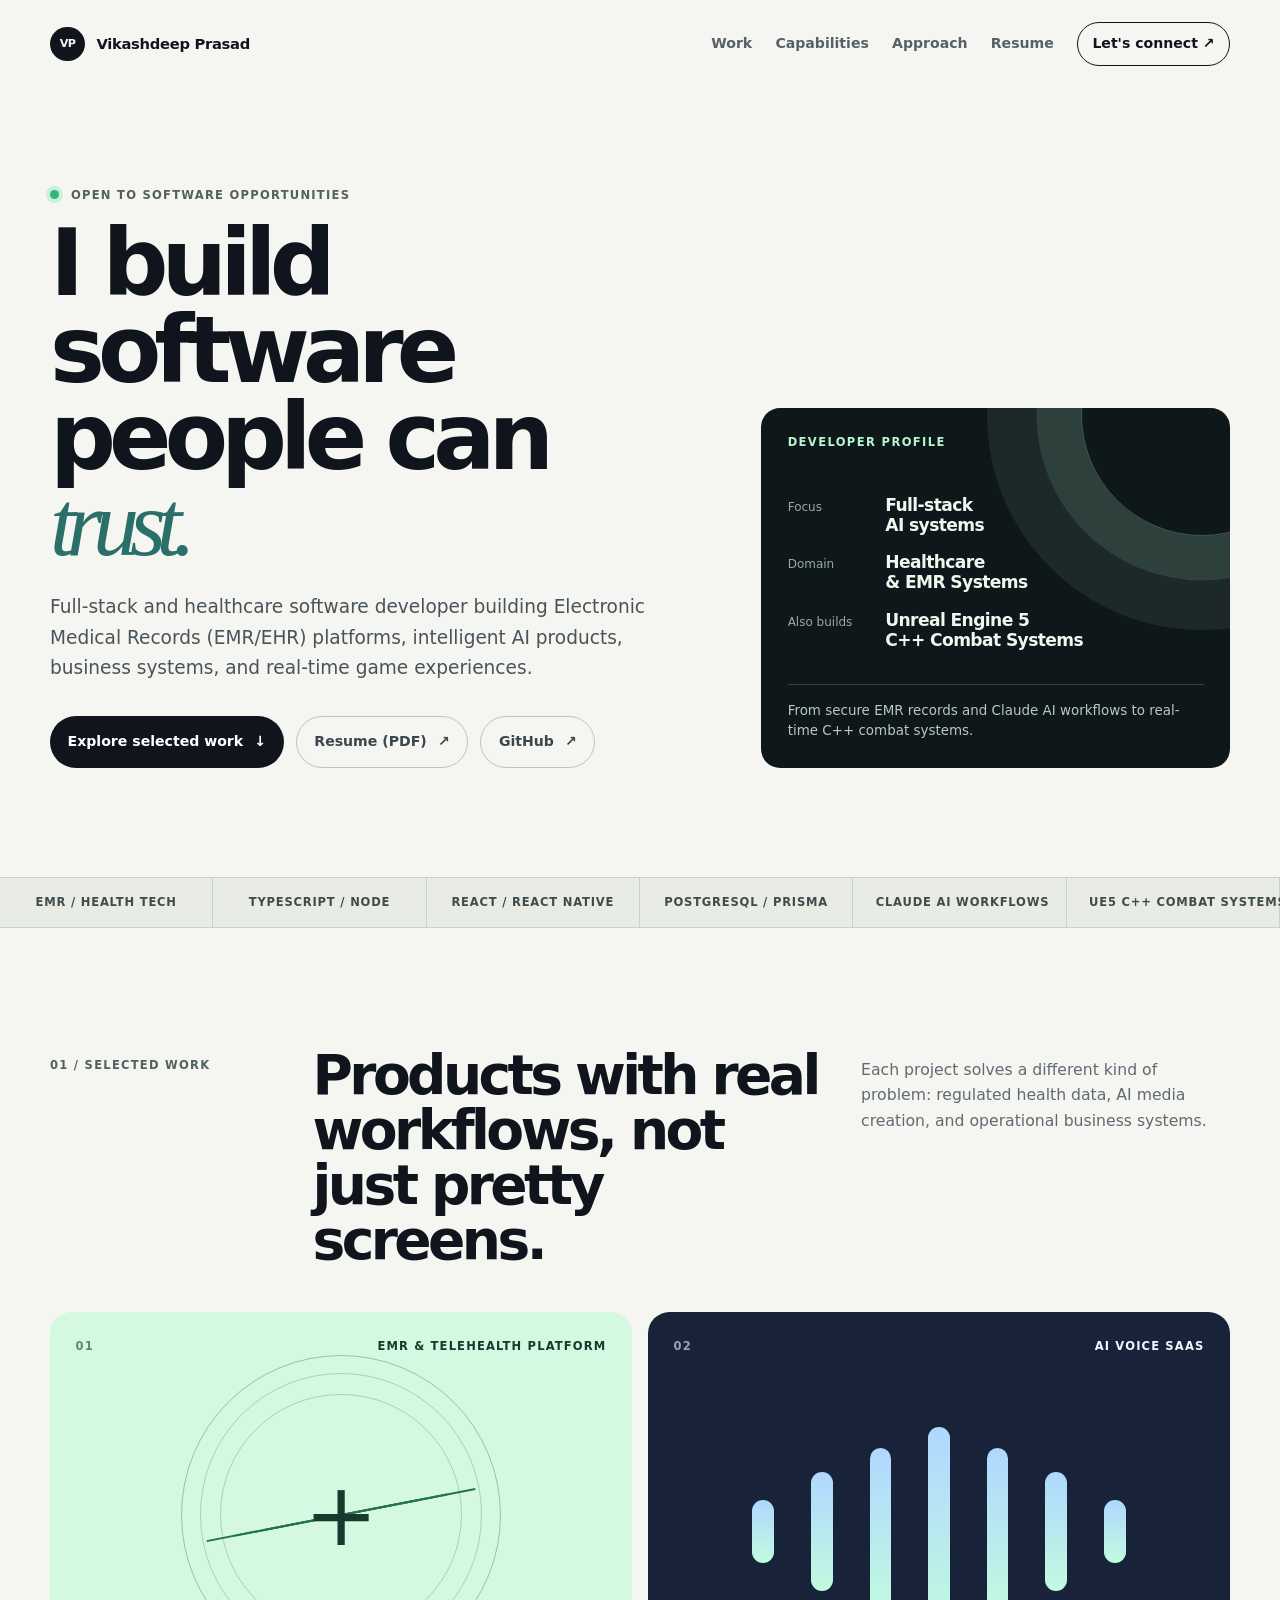
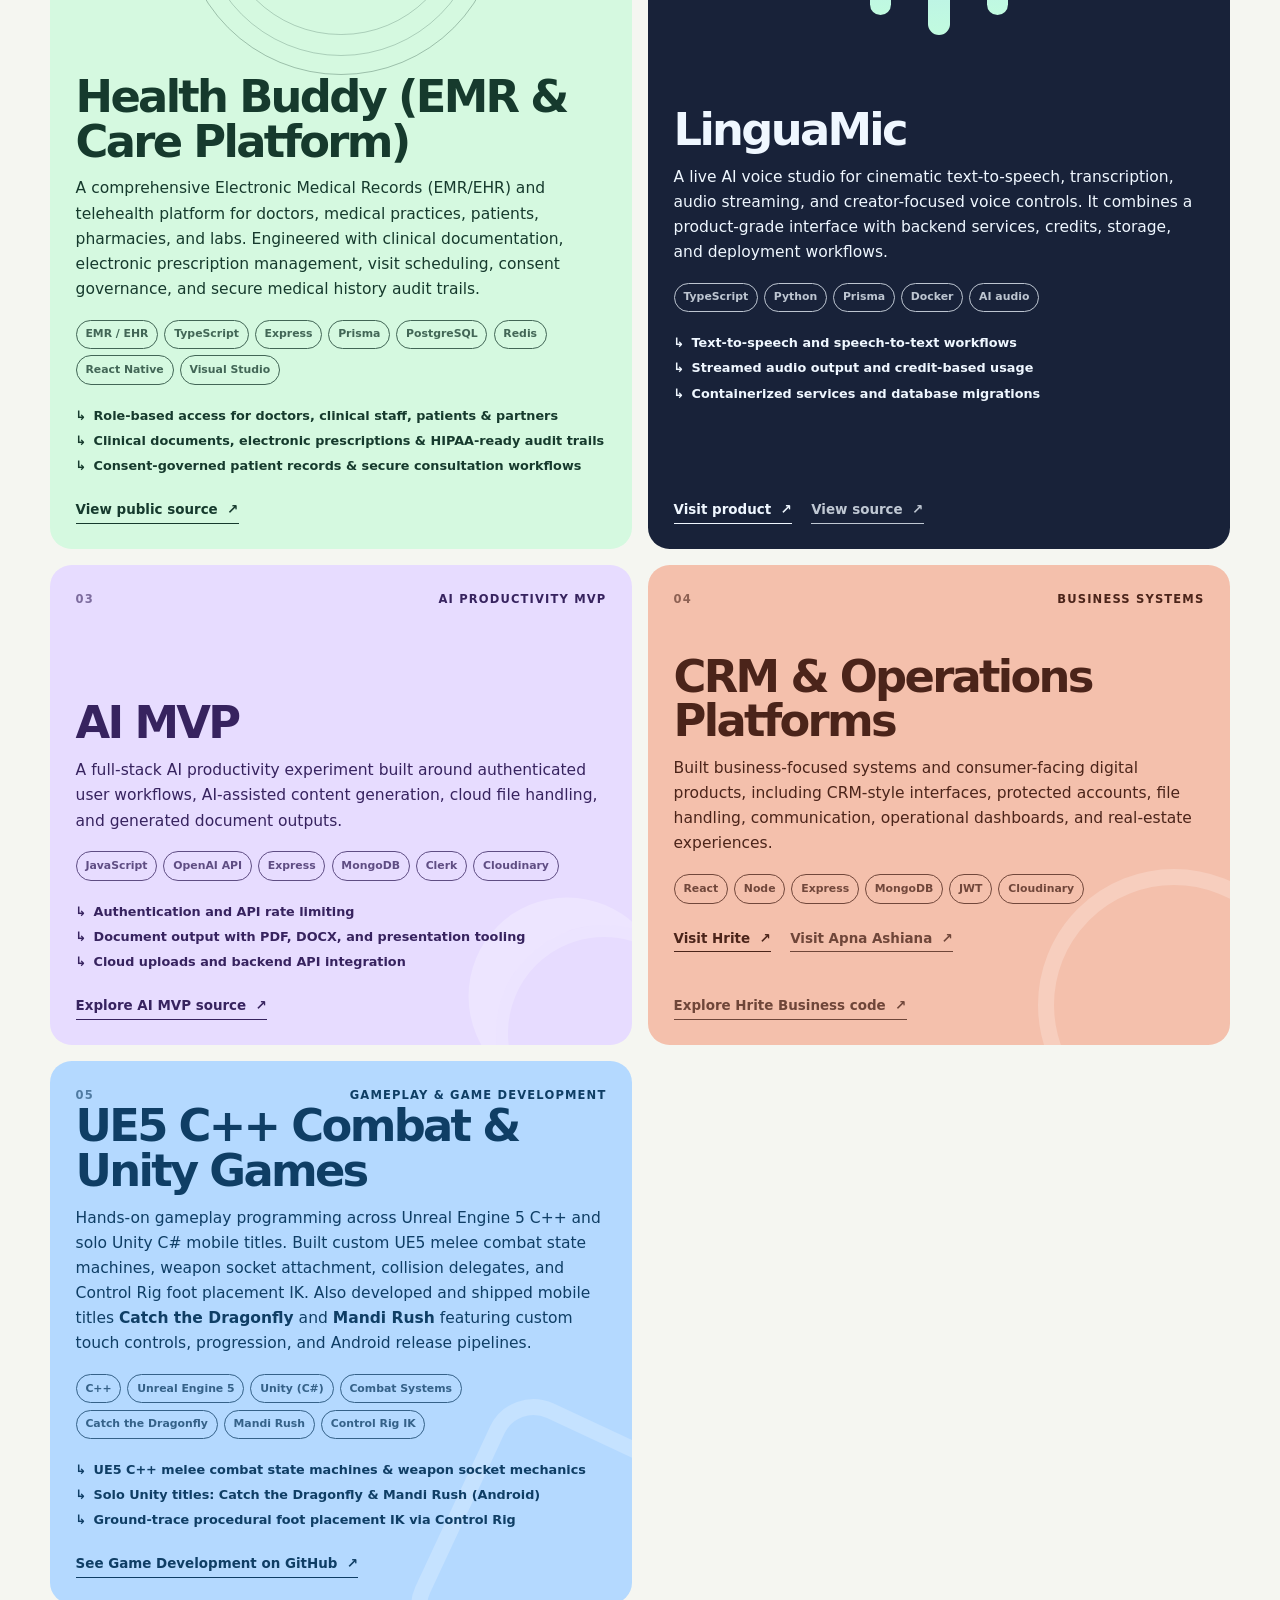
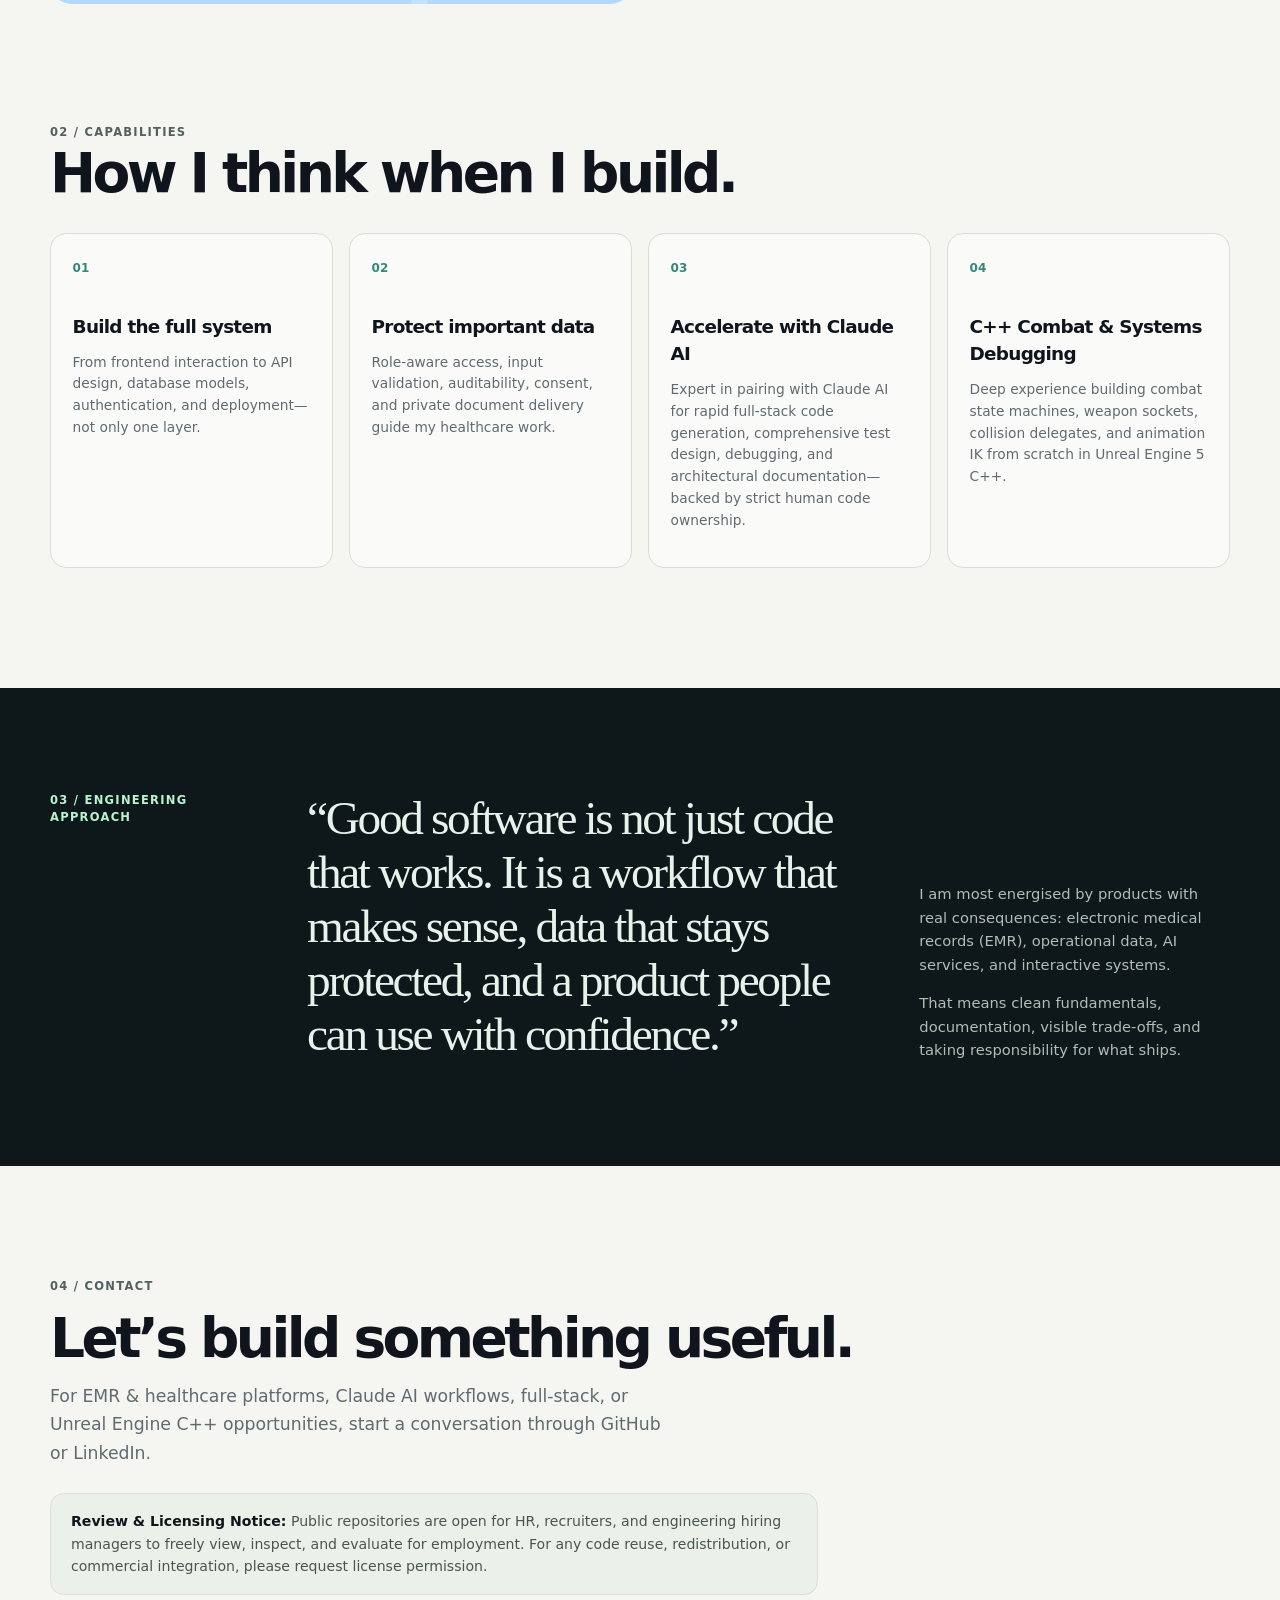
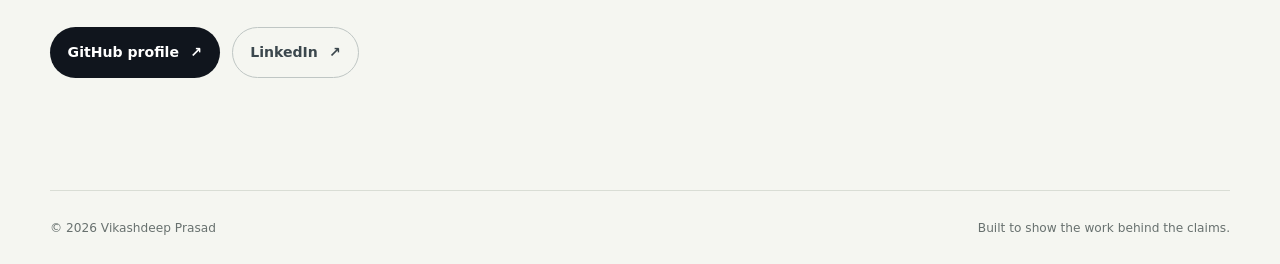
<file: index.html>
<!doctype html>
<html lang="en">
  <head>
    <meta charset="UTF-8" />
    <meta name="viewport" content="width=device-width, initial-scale=1.0" />
    <meta
      name="description"
      content="Portfolio of Vikashdeep Prasad — full-stack, AI, healthcare, and Unreal Engine developer."
    />
    <title>Vikashdeep Prasad — Full-Stack & AI Developer</title>
    <link rel="stylesheet" href="styles.css" />
  </head>
  <body>
    <a class="skip-link" href="#main">Skip to content</a>

    <header class="site-header">
      <a class="brand" href="#top" aria-label="Vikashdeep Prasad home">
        <span class="brand-mark">VP</span>
        <span>Vikashdeep Prasad</span>
      </a>
      <button class="menu-toggle" type="button" aria-expanded="false" aria-controls="site-nav">
        <span class="sr-only">Toggle navigation</span>
        <span></span><span></span>
      </button>
      <nav id="site-nav" class="site-nav" aria-label="Main navigation">
        <a href="#work">Work</a>
        <a href="#skills">Capabilities</a>
        <a href="#about">Approach</a>
        <a href="resume.pdf" target="_blank">Resume</a>
        <a class="nav-cta" href="#contact">Let's connect <span aria-hidden="true">↗</span></a>
      </nav>
    </header>

    <main id="main">
      <section id="top" class="hero section-shell">
        <div class="hero-copy">
          <p class="eyebrow"><span class="status-dot"></span> Open to software opportunities</p>
          <h1>I build software people can <em>trust.</em></h1>
          <p class="hero-intro">
            Full-stack and healthcare software developer building Electronic Medical Records (EMR/EHR) platforms, intelligent AI products,
            business systems, and real-time game experiences.
          </p>
          <div class="hero-actions">
            <a class="button button-primary" href="#work">Explore selected work <span aria-hidden="true">↓</span></a>
            <a class="button button-quiet" href="resume.pdf" target="_blank">Resume (PDF) <span aria-hidden="true">↗</span></a>
            <a class="button button-quiet" href="https://github.com/viqSTAR" target="_blank" rel="noreferrer">GitHub <span aria-hidden="true">↗</span></a>
          </div>
        </div>
        <aside class="signal-card" aria-label="Developer profile summary">
          <p class="signal-label">Developer profile</p>
          <div class="signal-grid">
            <div><span>Focus</span><strong>Full-stack<br />AI systems</strong></div>
            <div><span>Domain</span><strong>Healthcare<br />& EMR Systems</strong></div>
            <div><span>Also builds</span><strong>Unreal Engine 5<br />C++ Combat Systems</strong></div>
          </div>
          <p class="signal-footer">From secure EMR records and Claude AI workflows to real-time C++ combat systems.</p>
        </aside>
      </section>

      <section class="proof-strip" aria-label="Key skills">
        <div>EMR / Health Tech</div>
        <div>TypeScript / Node</div>
        <div>React / React Native</div>
        <div>PostgreSQL / Prisma</div>
        <div>Claude AI Workflows</div>
        <div>UE5 C++ Combat Systems</div>
      </section>

      <section id="work" class="section-shell work-section">
        <div class="section-heading">
          <p class="eyebrow">01 / Selected work</p>
          <h2>Products with real workflows, not just pretty screens.</h2>
          <p>Each project solves a different kind of problem: regulated health data, AI media creation, and operational business systems.</p>
        </div>

        <div class="project-grid">
          <article class="project-card featured health-card">
            <div class="project-topline">
              <span class="project-number">01</span>
              <span class="project-type">EMR & Telehealth Platform</span>
            </div>
            <div class="product-glyph health-glyph" aria-hidden="true">
              <span class="pulse-line"></span>
              <span class="plus">+</span>
            </div>
            <div class="project-copy">
              <h3>Health Buddy (EMR & Care Platform)</h3>
              <p>
                A comprehensive Electronic Medical Records (EMR/EHR) and telehealth platform for doctors, medical practices, patients, pharmacies, and labs.
                Engineered with clinical documentation, electronic prescription management, visit scheduling, consent governance, and secure medical history audit trails.
              </p>
              <ul class="tag-list" aria-label="Health Buddy technology">
                <li>EMR / EHR</li><li>TypeScript</li><li>Express</li><li>Prisma</li><li>PostgreSQL</li><li>Redis</li><li>React Native</li><li>Visual Studio</li>
              </ul>
              <div class="project-points">
                <span>Role-based access for doctors, clinical staff, patients & partners</span>
                <span>Clinical documents, electronic prescriptions & HIPAA-ready audit trails</span>
                <span>Consent-governed patient records & secure consultation workflows</span>
              </div>
            </div>
            <a class="project-link" href="https://github.com/viqSTAR/healthbuddy" target="_blank" rel="noreferrer">View public source <span aria-hidden="true">↗</span></a>
          </article>

          <article class="project-card featured linguamic-card">
            <div class="project-topline">
              <span class="project-number">02</span>
              <span class="project-type">AI voice SaaS</span>
            </div>
            <div class="product-glyph sound-glyph" aria-hidden="true">
              <span></span><span></span><span></span><span></span><span></span><span></span><span></span>
            </div>
            <div class="project-copy">
              <h3>LinguaMic</h3>
              <p>
                A live AI voice studio for cinematic text-to-speech, transcription, audio streaming, and creator-focused voice controls.
                It combines a product-grade interface with backend services, credits, storage, and deployment workflows.
              </p>
              <ul class="tag-list" aria-label="LinguaMic technology">
                <li>TypeScript</li><li>Python</li><li>Prisma</li><li>Docker</li><li>AI audio</li>
              </ul>
              <div class="project-points">
                <span>Text-to-speech and speech-to-text workflows</span>
                <span>Streamed audio output and credit-based usage</span>
                <span>Containerized services and database migrations</span>
              </div>
            </div>
            <div class="project-links">
              <a class="project-link" href="https://linguamic.com/" target="_blank" rel="noreferrer">Visit product <span aria-hidden="true">↗</span></a>
              <a class="project-link muted-link" href="https://github.com/viqSTAR/linguamictts" target="_blank" rel="noreferrer">View source <span aria-hidden="true">↗</span></a>
            </div>
          </article>

          <article class="project-card ai-card">
            <div class="project-topline">
              <span class="project-number">03</span>
              <span class="project-type">AI productivity MVP</span>
            </div>
            <div class="project-copy">
              <h3>AI MVP</h3>
              <p>
                A full-stack AI productivity experiment built around authenticated user workflows,
                AI-assisted content generation, cloud file handling, and generated document outputs.
              </p>
              <ul class="tag-list" aria-label="AI MVP technology">
                <li>JavaScript</li><li>OpenAI API</li><li>Express</li><li>MongoDB</li><li>Clerk</li><li>Cloudinary</li>
              </ul>
              <div class="project-points">
                <span>Authentication and API rate limiting</span>
                <span>Document output with PDF, DOCX, and presentation tooling</span>
                <span>Cloud uploads and backend API integration</span>
              </div>
              <a class="project-link" href="https://github.com/viqSTAR/ai_mvp" target="_blank" rel="noreferrer">Explore AI MVP source <span aria-hidden="true">↗</span></a>
            </div>
          </article>

          <article class="project-card business-card">
            <div class="project-topline">
              <span class="project-number">04</span>
              <span class="project-type">Business systems</span>
            </div>
            <div class="project-copy">
              <h3>CRM & Operations Platforms</h3>
              <p>
                Built business-focused systems and consumer-facing digital products, including CRM-style interfaces,
                protected accounts, file handling, communication, operational dashboards, and real-estate experiences.
              </p>
              <ul class="tag-list" aria-label="Business systems technology">
                <li>React</li><li>Node</li><li>Express</li><li>MongoDB</li><li>JWT</li><li>Cloudinary</li>
              </ul>
              <div class="project-links business-links">
                <a class="project-link" href="https://www.hrite.in/" target="_blank" rel="noreferrer">Visit Hrite <span aria-hidden="true">↗</span></a>
                <a class="project-link muted-link" href="https://www.apnaashiana.in/" target="_blank" rel="noreferrer">Visit Apna Ashiana <span aria-hidden="true">↗</span></a>
                <a class="project-link muted-link" href="https://github.com/viqSTAR/hritebusiness" target="_blank" rel="noreferrer">Explore Hrite Business code <span aria-hidden="true">↗</span></a>
              </div>
            </div>
          </article>

          <article class="project-card game-card">
            <div class="project-topline">
              <span class="project-number">05</span>
              <span class="project-type">Gameplay & Game Development</span>
            </div>
            <div class="project-copy">
              <h3>UE5 C++ Combat & Unity Games</h3>
              <p>
                Hands-on gameplay programming across Unreal Engine 5 C++ and solo Unity C# mobile titles. Built custom UE5 melee combat state machines, weapon socket attachment, collision delegates, and Control Rig foot placement IK. Also developed and shipped mobile titles <strong>Catch the Dragonfly</strong> and <strong>Mandi Rush</strong> featuring custom touch controls, progression, and Android release pipelines.
              </p>
              <ul class="tag-list" aria-label="Game development technology">
                <li>C++</li><li>Unreal Engine 5</li><li>Unity (C#)</li><li>Combat Systems</li><li>Catch the Dragonfly</li><li>Mandi Rush</li><li>Control Rig IK</li>
              </ul>
              <div class="project-points">
                <span>UE5 C++ melee combat state machines & weapon socket mechanics</span>
                <span>Solo Unity titles: Catch the Dragonfly & Mandi Rush (Android)</span>
                <span>Ground-trace procedural foot placement IK via Control Rig</span>
              </div>
              <a class="project-link" href="https://github.com/viqSTAR" target="_blank" rel="noreferrer">See Game Development on GitHub <span aria-hidden="true">↗</span></a>
            </div>
          </article>
        </div>
      </section>

      <section id="skills" class="section-shell capabilities-section">
        <div class="section-heading compact-heading">
          <p class="eyebrow">02 / Capabilities</p>
          <h2>How I think when I build.</h2>
        </div>
        <div class="capability-grid">
          <article>
            <span>01</span>
            <h3>Build the full system</h3>
            <p>From frontend interaction to API design, database models, authentication, and deployment—not only one layer.</p>
          </article>
          <article>
            <span>02</span>
            <h3>Protect important data</h3>
            <p>Role-aware access, input validation, auditability, consent, and private document delivery guide my healthcare work.</p>
          </article>
          <article>
            <span>03</span>
            <h3>Accelerate with Claude AI</h3>
            <p>Expert in pairing with Claude AI for rapid full-stack code generation, comprehensive test design, debugging, and architectural documentation—backed by strict human code ownership.</p>
          </article>
          <article>
            <span>04</span>
            <h3>C++ Combat & Systems Debugging</h3>
            <p>Deep experience building combat state machines, weapon sockets, collision delegates, and animation IK from scratch in Unreal Engine 5 C++.</p>
          </article>
        </div>
      </section>

      <section id="about" class="approach-section">
        <div class="section-shell approach-layout">
          <p class="eyebrow">03 / Engineering approach</p>
          <blockquote>
            “Good software is not just code that works. It is a workflow that makes sense, data that stays protected, and a product people can use with confidence.”
          </blockquote>
          <div class="approach-notes">
            <p>I am most energised by products with real consequences: electronic medical records (EMR), operational data, AI services, and interactive systems.</p>
            <p>That means clean fundamentals, documentation, visible trade-offs, and taking responsibility for what ships.</p>
          </div>
        </div>
      </section>

      <section id="contact" class="section-shell contact-section">
        <p class="eyebrow">04 / Contact</p>
        <h2>Let’s build something useful.</h2>
        <p>For EMR & healthcare platforms, Claude AI workflows, full-stack, or Unreal Engine C++ opportunities, start a conversation through GitHub or LinkedIn.</p>
        <div class="license-notice">
          <strong>Review & Licensing Notice:</strong> Public repositories are open for HR, recruiters, and engineering hiring managers to freely view, inspect, and evaluate for employment. For any code reuse, redistribution, or commercial integration, please request license permission.
        </div>
        <div class="contact-links">
          <a class="button button-primary" href="https://github.com/viqSTAR" target="_blank" rel="noreferrer">GitHub profile <span aria-hidden="true">↗</span></a>
          <a class="button button-quiet" href="https://www.linkedin.com/in/vikashdeep-prasad-1b27a72bb/" target="_blank" rel="noreferrer">LinkedIn <span aria-hidden="true">↗</span></a>
        </div>
      </section>
    </main>

    <footer class="site-footer">
      <span>© <span id="year"></span> Vikashdeep Prasad</span>
      <span>Built to show the work behind the claims.</span>
    </footer>
    <script src="script.js"></script>
  </body>
</html>
</file>
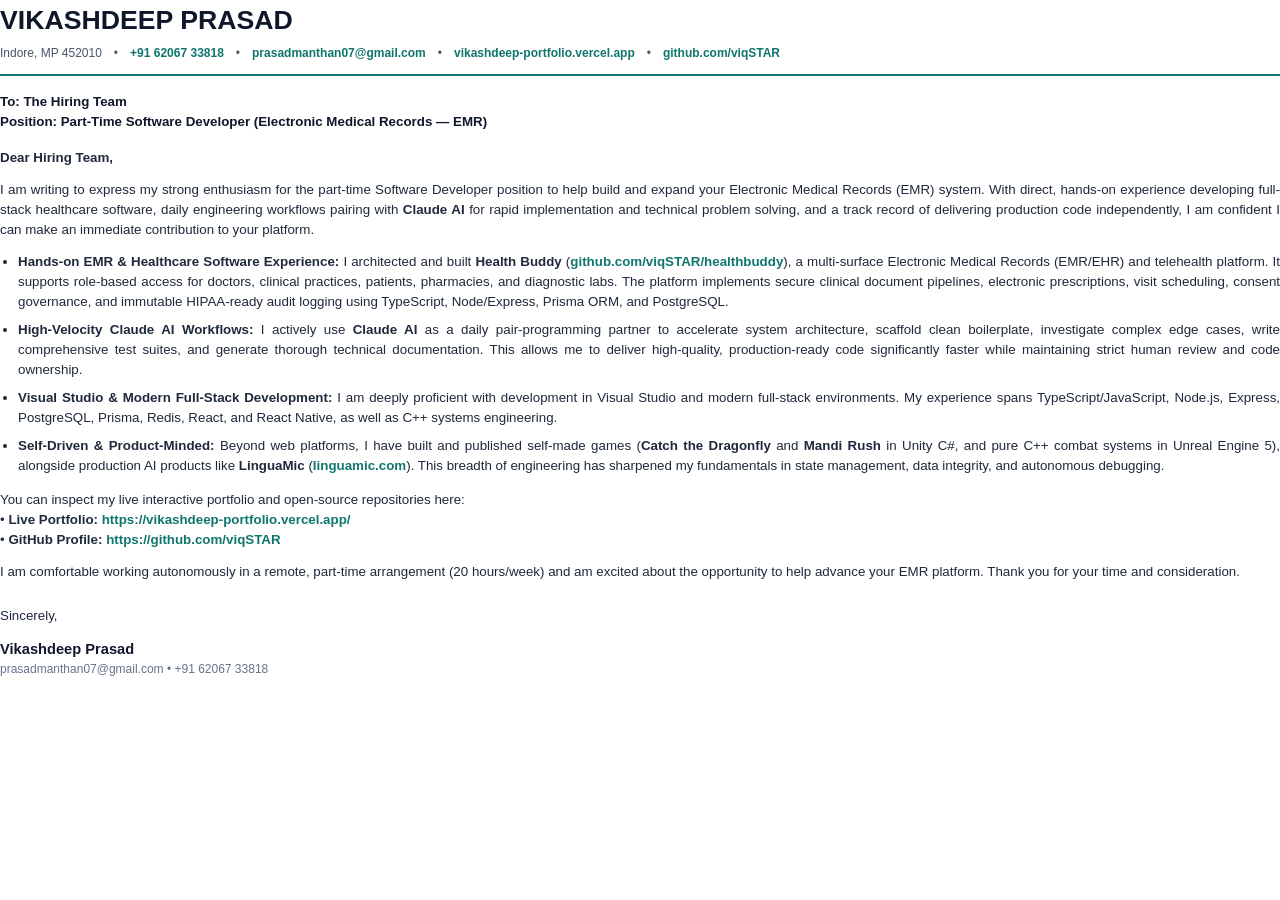
<file: cover_letter.html>
﻿<!DOCTYPE html>
<html lang="en">
<head>
  <meta charset="UTF-8">
  <meta name="viewport" content="width=device-width, initial-scale=1.0">
  <title>Vikashdeep Prasad - Cover Letter</title>
  <style>
    @page { size: A4; margin: 15mm 18mm; }
    body {
      font-family: -apple-system, BlinkMacSystemFont, "Segoe UI", Roboto, Helvetica, Arial, sans-serif;
      font-size: 10pt;
      line-height: 1.5;
      color: #1e293b;
      margin: 0;
      padding: 0;
    }
    a { color: #0f766e; text-decoration: none; font-weight: 600; }
    a:hover { text-decoration: underline; }
    .header { border-bottom: 2px solid #0f766e; padding-bottom: 12px; margin-bottom: 16px; }
    .name { font-size: 20pt; font-weight: 800; color: #0f172a; margin: 0 0 4px; text-transform: uppercase; }
    .contacts { font-size: 9pt; color: #475569; display: flex; flex-wrap: wrap; gap: 8px 12px; }
    .date-meta { font-size: 9.5pt; color: #64748b; margin: 16px 0; }
    .recipient { margin-bottom: 16px; font-weight: 600; color: #0f172a; }
    p { margin: 0 0 12px; text-align: justify; }
    .points { margin: 8px 0 14px 18px; padding: 0; }
    .points li { margin-bottom: 8px; text-align: justify; }
    .signature { margin-top: 24px; }
    .sig-name { font-weight: 800; font-size: 11pt; color: #0f172a; }
  </style>
</head>
<body>
  <div class="header">
    <h1 class="name">Vikashdeep Prasad</h1>
    <div class="contacts">
      <span>Indore, MP 452010</span> &bull;
      <span><a href="tel:+916206733818">+91 62067 33818</a></span> &bull;
      <span><a href="mailto:prasadmanthan07@gmail.com">prasadmanthan07@gmail.com</a></span> &bull;
      <span><a href="https://vikashdeep-portfolio.vercel.app/" target="_blank">vikashdeep-portfolio.vercel.app</a></span> &bull;
      <span><a href="https://github.com/viqSTAR" target="_blank">github.com/viqSTAR</a></span>
    </div>
  </div>

  <div class="recipient">
    To: The Hiring Team<br>
    Position: Part-Time Software Developer (Electronic Medical Records &mdash; EMR)
  </div>

  <p><strong>Dear Hiring Team,</strong></p>

  <p>
    I am writing to express my strong enthusiasm for the part-time Software Developer position to help build and expand your Electronic Medical Records (EMR) system. With direct, hands-on experience developing full-stack healthcare software, daily engineering workflows pairing with <strong>Claude AI</strong> for rapid implementation and technical problem solving, and a track record of delivering production code independently, I am confident I can make an immediate contribution to your platform.
  </p>

  <ul class="points">
    <li>
      <strong>Hands-on EMR & Healthcare Software Experience:</strong> I architected and built <strong>Health Buddy</strong> (<a href="https://github.com/viqSTAR/healthbuddy" target="_blank">github.com/viqSTAR/healthbuddy</a>), a multi-surface Electronic Medical Records (EMR/EHR) and telehealth platform. It supports role-based access for doctors, clinical practices, patients, pharmacies, and diagnostic labs. The platform implements secure clinical document pipelines, electronic prescriptions, visit scheduling, consent governance, and immutable HIPAA-ready audit logging using TypeScript, Node/Express, Prisma ORM, and PostgreSQL.
    </li>
    <li>
      <strong>High-Velocity Claude AI Workflows:</strong> I actively use <strong>Claude AI</strong> as a daily pair-programming partner to accelerate system architecture, scaffold clean boilerplate, investigate complex edge cases, write comprehensive test suites, and generate thorough technical documentation. This allows me to deliver high-quality, production-ready code significantly faster while maintaining strict human review and code ownership.
    </li>
    <li>
      <strong>Visual Studio & Modern Full-Stack Development:</strong> I am deeply proficient with development in Visual Studio and modern full-stack environments. My experience spans TypeScript/JavaScript, Node.js, Express, PostgreSQL, Prisma, Redis, React, and React Native, as well as C++ systems engineering.
    </li>
    <li>
      <strong>Self-Driven & Product-Minded:</strong> Beyond web platforms, I have built and published self-made games (<strong>Catch the Dragonfly</strong> and <strong>Mandi Rush</strong> in Unity C#, and pure C++ combat systems in Unreal Engine 5), alongside production AI products like <strong>LinguaMic</strong> (<a href="https://linguamic.com/" target="_blank">linguamic.com</a>). This breadth of engineering has sharpened my fundamentals in state management, data integrity, and autonomous debugging.
    </li>
  </ul>

  <p>
    You can inspect my live interactive portfolio and open-source repositories here:<br>
    &bull; <strong>Live Portfolio:</strong> <a href="https://vikashdeep-portfolio.vercel.app/" target="_blank">https://vikashdeep-portfolio.vercel.app/</a><br>
    &bull; <strong>GitHub Profile:</strong> <a href="https://github.com/viqSTAR" target="_blank">https://github.com/viqSTAR</a>
  </p>

  <p>
    I am comfortable working autonomously in a remote, part-time arrangement (20 hours/week) and am excited about the opportunity to help advance your EMR platform. Thank you for your time and consideration.
  </p>

  <div class="signature">
    <p>Sincerely,</p>
    <div class="sig-name">Vikashdeep Prasad</div>
    <div style="font-size: 9pt; color: #64748b;">prasadmanthan07@gmail.com &bull; +91 62067 33818</div>
  </div>
</body>
</html>
</file>
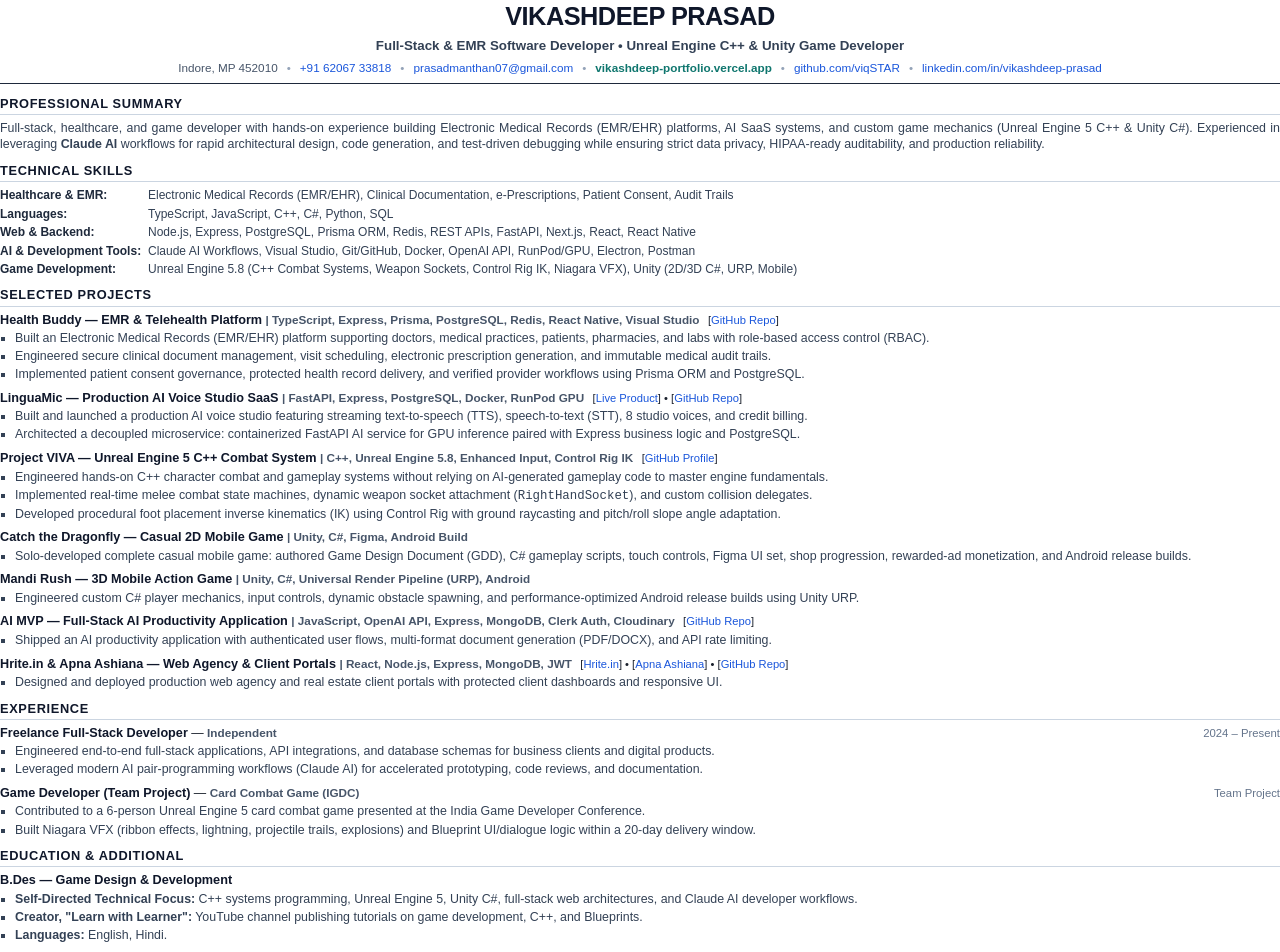
<file: resume.html>
﻿<!DOCTYPE html>
<html lang="en">
<head>
  <meta charset="UTF-8">
  <meta name="viewport" content="width=device-width, initial-scale=1.0">
  <title>Vikashdeep Prasad - Resume</title>
  <style>
    @page {
      size: A4;
      margin: 10mm 13mm;
    }
    *, *::before, *::after {
      box-sizing: border-box;
    }
    body {
      margin: 0;
      padding: 0;
      font-family: -apple-system, BlinkMacSystemFont, "Segoe UI", Roboto, Helvetica, Arial, sans-serif;
      font-size: 9.3pt;
      line-height: 1.34;
      color: #1a202c;
      background: #ffffff;
    }
    a {
      color: #1a56db;
      text-decoration: none;
    }
    a:hover {
      text-decoration: underline;
    }
    .header {
      text-align: center;
      margin-bottom: 11px;
      border-bottom: 1.5px solid #1e293b;
      padding-bottom: 7px;
    }
    .name {
      font-size: 19pt;
      font-weight: 800;
      letter-spacing: -0.02em;
      color: #0f172a;
      margin: 0 0 3px;
      text-transform: uppercase;
    }
    .tagline {
      font-size: 10pt;
      font-weight: 600;
      color: #334155;
      margin: 0 0 5px;
    }
    .contact-bar {
      display: flex;
      flex-wrap: wrap;
      justify-content: center;
      align-items: center;
      gap: 5px 9px;
      font-size: 8.8pt;
      color: #475569;
    }
    .contact-bar strong a {
      color: #0f766e;
      font-weight: 700;
    }
    .sep {
      color: #94a3b8;
    }
    .section {
      margin-bottom: 9px;
    }
    .section-title {
      font-size: 9.6pt;
      font-weight: 800;
      text-transform: uppercase;
      letter-spacing: 0.05em;
      color: #0f172a;
      border-bottom: 1px solid #cbd5e1;
      padding-bottom: 2px;
      margin: 0 0 5px;
    }
    .summary-text {
      margin: 0;
      text-align: justify;
      color: #334155;
    }
    .skills-grid {
      display: grid;
      grid-template-columns: 1fr;
      gap: 2.5px;
    }
    .skills-item {
      display: flex;
      gap: 6px;
      font-size: 9pt;
    }
    .skills-label {
      font-weight: 700;
      color: #1e293b;
      min-width: 142px;
      flex-shrink: 0;
    }
    .skills-val {
      color: #334155;
    }
    .entry {
      margin-bottom: 7px;
    }
    .entry:last-child {
      margin-bottom: 0;
    }
    .entry-header {
      display: flex;
      justify-content: space-between;
      align-items: baseline;
      margin-bottom: 1.5px;
    }
    .entry-title {
      font-size: 9.5pt;
      font-weight: 700;
      color: #0f172a;
    }
    .entry-subtitle {
      font-size: 8.8pt;
      font-weight: 600;
      color: #475569;
    }
    .entry-meta {
      font-size: 8.5pt;
      color: #64748b;
      font-weight: 500;
      text-align: right;
      flex-shrink: 0;
    }
    .entry-links {
      font-size: 8.4pt;
      font-weight: 500;
      margin-left: 5px;
    }
    ul.bullets {
      margin: 1.5px 0 0 15px;
      padding: 0;
      list-style-type: square;
    }
    ul.bullets li {
      margin-bottom: 1.5px;
      color: #334155;
      text-align: justify;
    }
    @media print {
      body {
        -webkit-print-color-adjust: exact;
        print-color-adjust: exact;
      }
    }
  </style>
</head>
<body>

  <header class="header">
    <h1 class="name">Vikashdeep Prasad</h1>
    <p class="tagline">Full-Stack & EMR Software Developer &bull; Unreal Engine C++ & Unity Game Developer</p>
    <div class="contact-bar">
      <span>Indore, MP 452010</span>
      <span class="sep">&bull;</span>
      <span><a href="tel:+916206733818">+91 62067 33818</a></span>
      <span class="sep">&bull;</span>
      <span><a href="mailto:prasadmanthan07@gmail.com">prasadmanthan07@gmail.com</a></span>
      <span class="sep">&bull;</span>
      <strong><a href="https://vikashdeep-portfolio.vercel.app/" target="_blank">vikashdeep-portfolio.vercel.app</a></strong>
      <span class="sep">&bull;</span>
      <span><a href="https://github.com/viqSTAR" target="_blank">github.com/viqSTAR</a></span>
      <span class="sep">&bull;</span>
      <span><a href="https://www.linkedin.com/in/vikashdeep-prasad-1b27a72bb/" target="_blank">linkedin.com/in/vikashdeep-prasad</a></span>
    </div>
  </header>

  <section class="section">
    <h2 class="section-title">Professional Summary</h2>
    <p class="summary-text">
      Full-stack, healthcare, and game developer with hands-on experience building Electronic Medical Records (EMR/EHR) platforms, AI SaaS systems, and custom game mechanics (Unreal Engine 5 C++ & Unity C#). Experienced in leveraging <strong>Claude AI</strong> workflows for rapid architectural design, code generation, and test-driven debugging while ensuring strict data privacy, HIPAA-ready auditability, and production reliability.
    </p>
  </section>

  <section class="section">
    <h2 class="section-title">Technical Skills</h2>
    <div class="skills-grid">
      <div class="skills-item">
        <span class="skills-label">Healthcare & EMR:</span>
        <span class="skills-val">Electronic Medical Records (EMR/EHR), Clinical Documentation, e-Prescriptions, Patient Consent, Audit Trails</span>
      </div>
      <div class="skills-item">
        <span class="skills-label">Languages:</span>
        <span class="skills-val">TypeScript, JavaScript, C++, C#, Python, SQL</span>
      </div>
      <div class="skills-item">
        <span class="skills-label">Web & Backend:</span>
        <span class="skills-val">Node.js, Express, PostgreSQL, Prisma ORM, Redis, REST APIs, FastAPI, Next.js, React, React Native</span>
      </div>
      <div class="skills-item">
        <span class="skills-label">AI & Development Tools:</span>
        <span class="skills-val">Claude AI Workflows, Visual Studio, Git/GitHub, Docker, OpenAI API, RunPod/GPU, Electron, Postman</span>
      </div>
      <div class="skills-item">
        <span class="skills-label">Game Development:</span>
        <span class="skills-val">Unreal Engine 5.8 (C++ Combat Systems, Weapon Sockets, Control Rig IK, Niagara VFX), Unity (2D/3D C#, URP, Mobile)</span>
      </div>
    </div>
  </section>

  <section class="section">
    <h2 class="section-title">Selected Projects</h2>

    <div class="entry">
      <div class="entry-header">
        <div>
          <span class="entry-title">Health Buddy &mdash; EMR & Telehealth Platform</span>
          <span class="entry-subtitle">| TypeScript, Express, Prisma, PostgreSQL, Redis, React Native, Visual Studio</span>
          <span class="entry-links">[<a href="https://github.com/viqSTAR/healthbuddy" target="_blank">GitHub Repo</a>]</span>
        </div>
      </div>
      <ul class="bullets">
        <li>Built an Electronic Medical Records (EMR/EHR) platform supporting doctors, medical practices, patients, pharmacies, and labs with role-based access control (RBAC).</li>
        <li>Engineered secure clinical document management, visit scheduling, electronic prescription generation, and immutable medical audit trails.</li>
        <li>Implemented patient consent governance, protected health record delivery, and verified provider workflows using Prisma ORM and PostgreSQL.</li>
      </ul>
    </div>

    <div class="entry">
      <div class="entry-header">
        <div>
          <span class="entry-title">LinguaMic &mdash; Production AI Voice Studio SaaS</span>
          <span class="entry-subtitle">| FastAPI, Express, PostgreSQL, Docker, RunPod GPU</span>
          <span class="entry-links">[<a href="https://linguamic.com/" target="_blank">Live Product</a>] &bull; [<a href="https://github.com/viqSTAR/linguamictts" target="_blank">GitHub Repo</a>]</span>
        </div>
      </div>
      <ul class="bullets">
        <li>Built and launched a production AI voice studio featuring streaming text-to-speech (TTS), speech-to-text (STT), 8 studio voices, and credit billing.</li>
        <li>Architected a decoupled microservice: containerized FastAPI AI service for GPU inference paired with Express business logic and PostgreSQL.</li>
      </ul>
    </div>

    <div class="entry">
      <div class="entry-header">
        <div>
          <span class="entry-title">Project VIVA &mdash; Unreal Engine 5 C++ Combat System</span>
          <span class="entry-subtitle">| C++, Unreal Engine 5.8, Enhanced Input, Control Rig IK</span>
          <span class="entry-links">[<a href="https://github.com/viqSTAR" target="_blank">GitHub Profile</a>]</span>
        </div>
      </div>
      <ul class="bullets">
        <li>Engineered hands-on C++ character combat and gameplay systems without relying on AI-generated gameplay code to master engine fundamentals.</li>
        <li>Implemented real-time melee combat state machines, dynamic weapon socket attachment (<code>RightHandSocket</code>), and custom collision delegates.</li>
        <li>Developed procedural foot placement inverse kinematics (IK) using Control Rig with ground raycasting and pitch/roll slope angle adaptation.</li>
      </ul>
    </div>

    <div class="entry">
      <div class="entry-header">
        <div>
          <span class="entry-title">Catch the Dragonfly &mdash; Casual 2D Mobile Game</span>
          <span class="entry-subtitle">| Unity, C#, Figma, Android Build</span>
        </div>
      </div>
      <ul class="bullets">
        <li>Solo-developed complete casual mobile game: authored Game Design Document (GDD), C# gameplay scripts, touch controls, Figma UI set, shop progression, rewarded-ad monetization, and Android release builds.</li>
      </ul>
    </div>

    <div class="entry">
      <div class="entry-header">
        <div>
          <span class="entry-title">Mandi Rush &mdash; 3D Mobile Action Game</span>
          <span class="entry-subtitle">| Unity, C#, Universal Render Pipeline (URP), Android</span>
        </div>
      </div>
      <ul class="bullets">
        <li>Engineered custom C# player mechanics, input controls, dynamic obstacle spawning, and performance-optimized Android release builds using Unity URP.</li>
      </ul>
    </div>

    <div class="entry">
      <div class="entry-header">
        <div>
          <span class="entry-title">AI MVP &mdash; Full-Stack AI Productivity Application</span>
          <span class="entry-subtitle">| JavaScript, OpenAI API, Express, MongoDB, Clerk Auth, Cloudinary</span>
          <span class="entry-links">[<a href="https://github.com/viqSTAR/ai_mvp" target="_blank">GitHub Repo</a>]</span>
        </div>
      </div>
      <ul class="bullets">
        <li>Shipped an AI productivity application with authenticated user flows, multi-format document generation (PDF/DOCX), and API rate limiting.</li>
      </ul>
    </div>

    <div class="entry">
      <div class="entry-header">
        <div>
          <span class="entry-title">Hrite.in & Apna Ashiana &mdash; Web Agency & Client Portals</span>
          <span class="entry-subtitle">| React, Node.js, Express, MongoDB, JWT</span>
          <span class="entry-links">[<a href="https://www.hrite.in/" target="_blank">Hrite.in</a>] &bull; [<a href="https://www.apnaashiana.in/" target="_blank">Apna Ashiana</a>] &bull; [<a href="https://github.com/viqSTAR/hritebusiness" target="_blank">GitHub Repo</a>]</span>
        </div>
      </div>
      <ul class="bullets">
        <li>Designed and deployed production web agency and real estate client portals with protected client dashboards and responsive UI.</li>
      </ul>
    </div>
  </section>

  <section class="section">
    <h2 class="section-title">Experience</h2>

    <div class="entry">
      <div class="entry-header">
        <div>
          <span class="entry-title">Freelance Full-Stack Developer</span> &mdash; <span class="entry-subtitle">Independent</span>
        </div>
        <span class="entry-meta">2024 &ndash; Present</span>
      </div>
      <ul class="bullets">
        <li>Engineered end-to-end full-stack applications, API integrations, and database schemas for business clients and digital products.</li>
        <li>Leveraged modern AI pair-programming workflows (Claude AI) for accelerated prototyping, code reviews, and documentation.</li>
      </ul>
    </div>

    <div class="entry">
      <div class="entry-header">
        <div>
          <span class="entry-title">Game Developer (Team Project)</span> &mdash; <span class="entry-subtitle">Card Combat Game (IGDC)</span>
        </div>
        <span class="entry-meta">Team Project</span>
      </div>
      <ul class="bullets">
        <li>Contributed to a 6-person Unreal Engine 5 card combat game presented at the India Game Developer Conference.</li>
        <li>Built Niagara VFX (ribbon effects, lightning, projectile trails, explosions) and Blueprint UI/dialogue logic within a 20-day delivery window.</li>
      </ul>
    </div>
  </section>

  <section class="section">
    <h2 class="section-title">Education & Additional</h2>
    <div class="entry-header">
      <div>
        <span class="entry-title">B.Des &mdash; Game Design & Development</span>
      </div>
    </div>
    <ul class="bullets" style="margin-top: 2px;">
      <li><strong>Self-Directed Technical Focus:</strong> C++ systems programming, Unreal Engine 5, Unity C#, full-stack web architectures, and Claude AI developer workflows.</li>
      <li><strong>Creator, "Learn with Learner":</strong> YouTube channel publishing tutorials on game development, C++, and Blueprints.</li>
      <li><strong>Languages:</strong> English, Hindi.</li>
    </ul>
  </section>

</body>
</html>
</file>
<file: styles.css>
:root {
  --ink: #10151d;
  --paper: #f5f6f1;
  --muted: #606a72;
  --line: #d9ddd5;
  --night: #0e171a;
  --teal: #b7f5cf;
  --lime: #d9ff6b;
  --coral: #ff8f70;
  --blue: #93caff;
  --max-width: 1180px;
}

* { box-sizing: border-box; }
html { scroll-behavior: smooth; }
body {
  margin: 0;
  background: var(--paper);
  color: var(--ink);
  font-family: Inter, ui-sans-serif, system-ui, -apple-system, BlinkMacSystemFont, "Segoe UI", sans-serif;
  line-height: 1.5;
}
a { color: inherit; text-decoration: none; }
a:focus-visible, button:focus-visible { outline: 3px solid var(--coral); outline-offset: 3px; }
.sr-only { position: absolute; width: 1px; height: 1px; overflow: hidden; clip: rect(0 0 0 0); white-space: nowrap; }
.skip-link { position: fixed; left: 1rem; top: -4rem; z-index: 10; background: var(--lime); padding: .7rem 1rem; color: var(--ink); font-weight: 800; }
.skip-link:focus { top: 1rem; }

.site-header, .section-shell, .site-footer { width: min(calc(100% - 3rem), var(--max-width)); margin-inline: auto; }
.site-header { min-height: 88px; display: flex; align-items: center; justify-content: space-between; gap: 1rem; }
.brand { display: inline-flex; align-items: center; gap: .72rem; font-size: .92rem; font-weight: 800; letter-spacing: -.02em; }
.brand-mark { display: grid; place-items: center; width: 2.18rem; aspect-ratio: 1; border-radius: 50%; background: var(--ink); color: var(--paper); font-size: .7rem; letter-spacing: -.07em; }
.site-nav { display: flex; align-items: center; gap: 1.45rem; font-size: .88rem; font-weight: 700; }
.site-nav > a:not(.nav-cta) { color: #576067; }
.site-nav > a:not(.nav-cta):hover { color: var(--ink); }
.nav-cta { padding: .65rem .9rem; border: 1px solid var(--ink); border-radius: 99px; }
.nav-cta:hover { background: var(--ink); color: var(--paper); }
.menu-toggle { display: none; border: 0; background: transparent; width: 2.5rem; height: 2.5rem; cursor: pointer; }

.hero { padding: 6.2rem 0 6.8rem; display: grid; grid-template-columns: 1.16fr .84fr; align-items: end; gap: 4rem; }
.eyebrow { margin: 0 0 1rem; color: #52605f; font-size: .72rem; font-weight: 850; letter-spacing: .11em; text-transform: uppercase; }
.status-dot { display: inline-block; width: .58rem; height: .58rem; margin-right: .4rem; border-radius: 50%; background: #35b571; box-shadow: 0 0 0 4px #c9f0dc; }
h1, h2, h3, p { margin-top: 0; }
h1 { max-width: 770px; margin-bottom: 1.5rem; font-size: clamp(3.1rem, 7.2vw, 6.7rem); line-height: .94; letter-spacing: -.075em; }
h1 em { color: #2b6f69; font-family: Georgia, serif; font-weight: 400; letter-spacing: -.1em; }
.hero-intro { max-width: 615px; margin-bottom: 2rem; color: #49545a; font-size: 1.16rem; line-height: 1.65; }
.hero-actions, .contact-links { display: flex; flex-wrap: wrap; gap: .75rem; }
.button { display: inline-flex; align-items: center; justify-content: center; gap: .7rem; padding: .9rem 1.1rem; border-radius: 99px; font-size: .88rem; font-weight: 800; transition: transform .18s ease, background .18s ease; }
.button:hover { transform: translateY(-2px); }
.button-primary { background: var(--ink); color: white; }
.button-primary:hover { background: #29343c; }
.button-quiet { border: 1px solid #bfc6c4; color: #3b474d; }
.button-quiet:hover { background: #e8ebe5; }

.signal-card { position: relative; overflow: hidden; padding: 1.65rem; border-radius: 1.2rem; background: var(--night); color: #eff7ef; }
.signal-card::after { content: ""; position: absolute; width: 15rem; height: 15rem; right: -5.8rem; top: -7.1rem; border: 1px solid rgba(183,245,207,.3); border-radius: 50%; box-shadow: 0 0 0 2.7rem transparent, 0 0 0 2.78rem rgba(183,245,207,.11), 0 0 0 5.8rem transparent, 0 0 0 5.88rem rgba(183,245,207,.08); }
.signal-label { color: var(--teal); font-size: .72rem; font-weight: 850; letter-spacing: .12em; text-transform: uppercase; }
.signal-grid { position: relative; z-index: 1; display: grid; gap: 1.1rem; margin: 2.8rem 0 2.1rem; }
.signal-grid div { display: grid; grid-template-columns: 5.4rem 1fr; align-items: baseline; gap: .7rem; }
.signal-grid span { color: #9aa9a4; font-size: .75rem; }
.signal-grid strong { font-size: 1.07rem; line-height: 1.16; letter-spacing: -.035em; }
.signal-footer { position: relative; z-index: 1; margin: 0; padding-top: 1rem; border-top: 1px solid #344740; color: #b9c8c0; font-size: .84rem; }

.proof-strip { display: grid; grid-template-columns: repeat(6, minmax(10rem, 1fr)); overflow: hidden; border-block: 1px solid #cad2cc; background: #e8ece5; }
.proof-strip div { padding: 1rem 1.4rem; border-right: 1px solid #cad2cc; color: #3f4c4d; font-size: .72rem; font-weight: 850; letter-spacing: .07em; text-align: center; text-transform: uppercase; white-space: nowrap; }

.work-section { padding-top: 7.5rem; padding-bottom: 7.5rem; }
.section-heading { display: grid; grid-template-columns: .5fr 1.12fr .8fr; gap: 2rem; align-items: start; margin-bottom: 2.75rem; }
.section-heading .eyebrow { margin-top: .55rem; }
.section-heading h2, .contact-section h2 { margin-bottom: 0; font-size: clamp(2rem, 4.3vw, 4rem); line-height: 1; letter-spacing: -.065em; }
.section-heading > p:last-child { margin-top: .55rem; color: var(--muted); font-size: .98rem; line-height: 1.65; }
.project-grid { display: grid; grid-template-columns: 1fr 1fr; gap: 1rem; }
.project-card { position: relative; display: flex; min-height: 30rem; flex-direction: column; overflow: hidden; padding: 1.6rem; border-radius: 1.35rem; }
.project-topline { display: flex; justify-content: space-between; gap: 1rem; color: inherit; font-size: .72rem; font-weight: 850; letter-spacing: .1em; text-transform: uppercase; }
.project-number { opacity: .6; }
.project-type { text-align: right; }
.featured { min-height: 45rem; }
.health-card { background: #d5f9e0; color: #163a2d; }
.linguamic-card { background: #182239; color: #eff7ff; }
.business-card { background: #f4c0ac; color: #4b241a; }
.ai-card { background: #e7dcff; color: #37235f; }
.game-card { background: #b4d9ff; color: #0f3e65; }
.product-glyph { display: grid; place-items: center; margin: auto; }
.health-glyph { width: min(68%, 20rem); aspect-ratio: 1; border: 1px solid rgba(22,58,45,.3); border-radius: 50%; position: relative; }
.health-glyph::before, .health-glyph::after { content: ""; position: absolute; border-radius: 50%; border: 1px solid rgba(22,58,45,.22); }
.health-glyph::before { inset: 1.1rem; }.health-glyph::after { inset: 2.4rem; }
.plus { position: relative; z-index: 1; font-size: clamp(3rem, 8vw, 5.5rem); font-weight: 250; }
.pulse-line { position: absolute; z-index: 1; width: 68%; height: 2px; background: #23734f; box-shadow: 1.8rem 0 0 #23734f, -1.8rem 0 0 #23734f; transform: rotate(-11deg); }
.sound-glyph { width: 75%; height: 13rem; align-items: center; grid-auto-flow: column; gap: .75rem; }
.sound-glyph span { width: clamp(.6rem, 2vw, 1.35rem); border-radius: 99px; background: linear-gradient(to bottom, #b0d7ff, #c1fbdf); }
.sound-glyph span:nth-child(1), .sound-glyph span:nth-child(7) { height: 30%; }.sound-glyph span:nth-child(2), .sound-glyph span:nth-child(6) { height: 57%; }.sound-glyph span:nth-child(3), .sound-glyph span:nth-child(5) { height: 80%; }.sound-glyph span:nth-child(4) { height: 100%; }
.project-copy { position: relative; z-index: 1; }
.project-copy h3 { margin-bottom: .75rem; font-size: clamp(1.8rem, 3.5vw, 2.8rem); line-height: 1; letter-spacing: -.06em; }
.project-copy > p { max-width: 43rem; margin-bottom: 1.1rem; font-size: .97rem; line-height: 1.62; }
.tag-list { display: flex; flex-wrap: wrap; gap: .38rem; padding: 0; margin: 0; list-style: none; }
.tag-list li { padding: .35rem .55rem; border: 1px solid currentColor; border-radius: 99px; font-size: .68rem; font-weight: 800; opacity: .77; }
.project-points { display: grid; gap: .38rem; margin-top: 1.3rem; font-size: .8rem; font-weight: 700; }
.project-points span::before { content: "↳"; margin-right: .45rem; }
.project-link { position: relative; z-index: 1; display: inline-flex; width: fit-content; align-items: center; gap: .6rem; margin-top: 1.55rem; border-bottom: 1px solid currentColor; padding-bottom: .15rem; font-size: .84rem; font-weight: 850; }
.project-link:hover { opacity: .65; }.project-links { display: flex; flex-wrap: wrap; gap: 1.2rem; margin-top: auto; }.project-links .project-link { margin-top: 1.55rem; }.muted-link { opacity: .78; }
.business-card, .ai-card, .game-card { justify-content: space-between; }.business-card::after, .ai-card::after, .game-card::after { content: ""; position: absolute; right: -5rem; bottom: -6rem; width: 15rem; aspect-ratio: 1; border: 1rem solid rgba(255,255,255,.22); border-radius: 50%; }.ai-card::after { width: 12rem; border-width: .75rem; box-shadow: -2.3rem -2.3rem 0 -.58rem rgba(255,255,255,.25); }.game-card::after { border-radius: 3rem; transform: rotate(25deg); }

.capabilities-section { padding-bottom: 7.5rem; }.compact-heading { display: flex; flex-direction: column; gap: .3rem; margin-bottom: 2rem; }.compact-heading .eyebrow { margin: 0; }
.capability-grid { display: grid; grid-template-columns: repeat(4, 1fr); gap: 1rem; }.capability-grid article { min-height: 16rem; padding: 1.35rem; border: 1px solid var(--line); border-radius: 1rem; background: #fafbf8; }.capability-grid span { color: #37877b; font-size: .75rem; font-weight: 900; }.capability-grid h3 { margin: 2.1rem 0 .7rem; font-size: 1.15rem; letter-spacing: -.04em; }.capability-grid p { color: var(--muted); font-size: .86rem; line-height: 1.58; }

.approach-section { padding: 6.5rem 0; background: var(--night); color: #e7f2eb; }.approach-layout { display: grid; grid-template-columns: .5fr 1.3fr .7fr; gap: 2.2rem; }.approach-layout .eyebrow { color: var(--teal); }.approach-layout blockquote { margin: 0; font-family: Georgia, serif; font-size: clamp(1.85rem, 3.7vw, 3.3rem); line-height: 1.14; letter-spacing: -.05em; }.approach-notes { align-self: end; color: #aebfb5; font-size: .92rem; line-height: 1.6; }.approach-notes p:last-child { margin-bottom: 0; }

.contact-section { padding: 7rem 0; }
.contact-section h2 { margin-bottom: 1rem; }
.contact-section > p:not(.eyebrow) { max-width: 39rem; color: var(--muted); font-size: 1.08rem; line-height: 1.65; }
.contact-section .license-notice {
  margin-top: 1.6rem;
  max-width: 48rem;
  padding: 1rem 1.25rem;
  border-radius: .85rem;
  background: #ebf0e9;
  border: 1px solid var(--line);
  font-size: .88rem;
  line-height: 1.6;
  color: #4a5450;
}
.contact-section .license-notice strong {
  color: var(--ink);
}
.contact-links { margin-top: 2rem; }
.site-footer { display: flex; justify-content: space-between; gap: 1rem; padding: 1.7rem 0; border-top: 1px solid var(--line); color: #68716f; font-size: .76rem; }

@media (max-width: 850px) {
  .hero, .section-heading, .approach-layout { grid-template-columns: 1fr; gap: 2rem; }.hero { padding-top: 4.5rem; }.section-heading .eyebrow { margin: 0; }.section-heading > p:last-child { margin: 0; }.proof-strip { grid-template-columns: repeat(3, 1fr); }.capability-grid { grid-template-columns: repeat(2, 1fr); }.approach-notes { max-width: 38rem; }.approach-layout { gap: 1.2rem; }
}
@media (max-width: 620px) {
  .site-header, .section-shell, .site-footer { width: min(calc(100% - 2rem), var(--max-width)); }.site-header { min-height: 72px; }.menu-toggle { display: grid; place-content: center; gap: .3rem; }.menu-toggle span:not(.sr-only) { display: block; width: 1.25rem; height: 2px; background: var(--ink); }.site-nav { position: absolute; top: 4.45rem; left: 1rem; right: 1rem; z-index: 5; display: none; flex-direction: column; align-items: stretch; gap: 1rem; padding: 1rem; border: 1px solid var(--line); border-radius: 1rem; background: var(--paper); box-shadow: 0 1rem 2.5rem rgba(20,30,25,.13); }.site-nav.is-open { display: flex; }.nav-cta { text-align: center; }.hero { padding: 3.7rem 0 4rem; }.hero-intro { font-size: 1rem; }.signal-card { min-height: 19rem; }.proof-strip { grid-template-columns: repeat(2, 1fr); }.proof-strip div { padding: .85rem .4rem; font-size: .61rem; }.work-section, .capabilities-section { padding-top: 4.8rem; padding-bottom: 4.8rem; }.project-grid, .capability-grid { grid-template-columns: 1fr; }.project-card, .featured { min-height: 31rem; }.sound-glyph { height: 9rem; }.health-glyph { width: 58%; }.approach-section, .contact-section { padding: 4.8rem 0; }.site-footer { flex-direction: column; }.button { width: 100%; }.hero-actions, .contact-links { width: 100%; }
}
@media (prefers-reduced-motion: reduce) { html { scroll-behavior: auto; }.button { transition: none; } }
</file>
